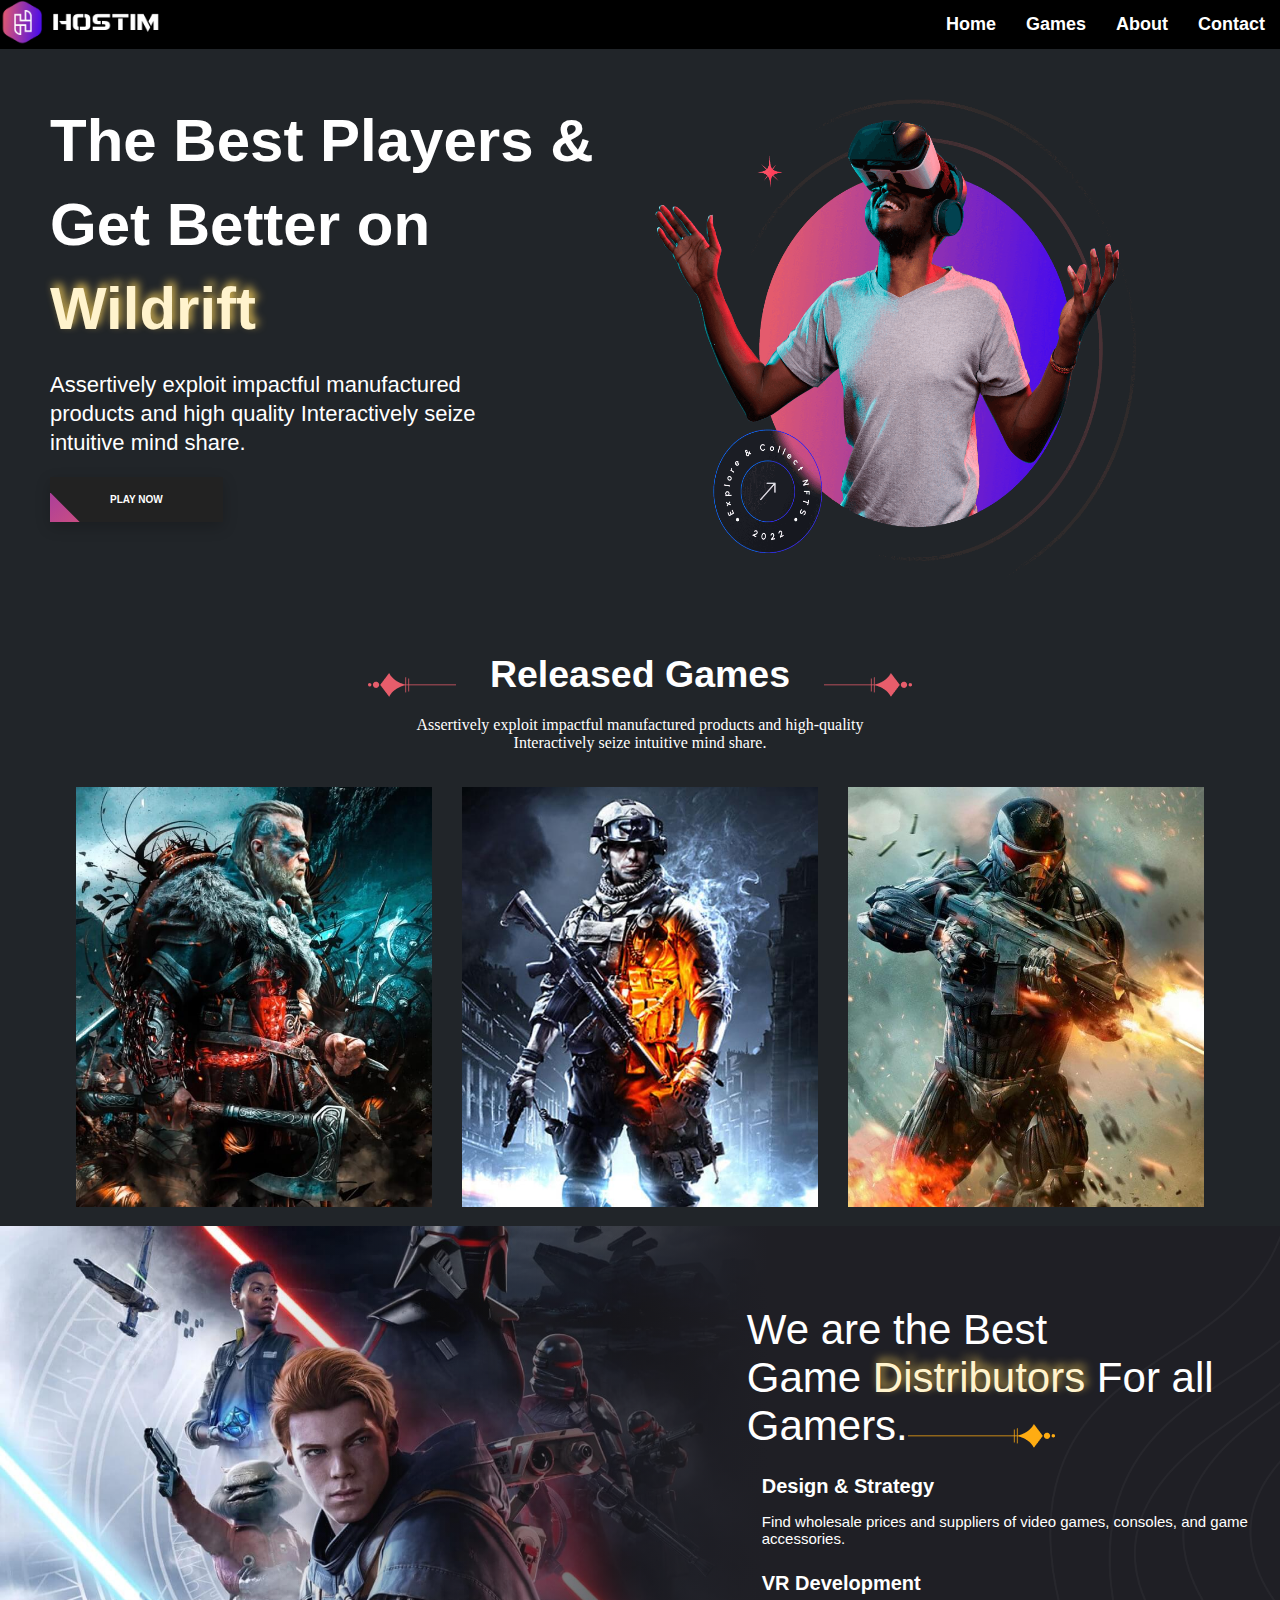
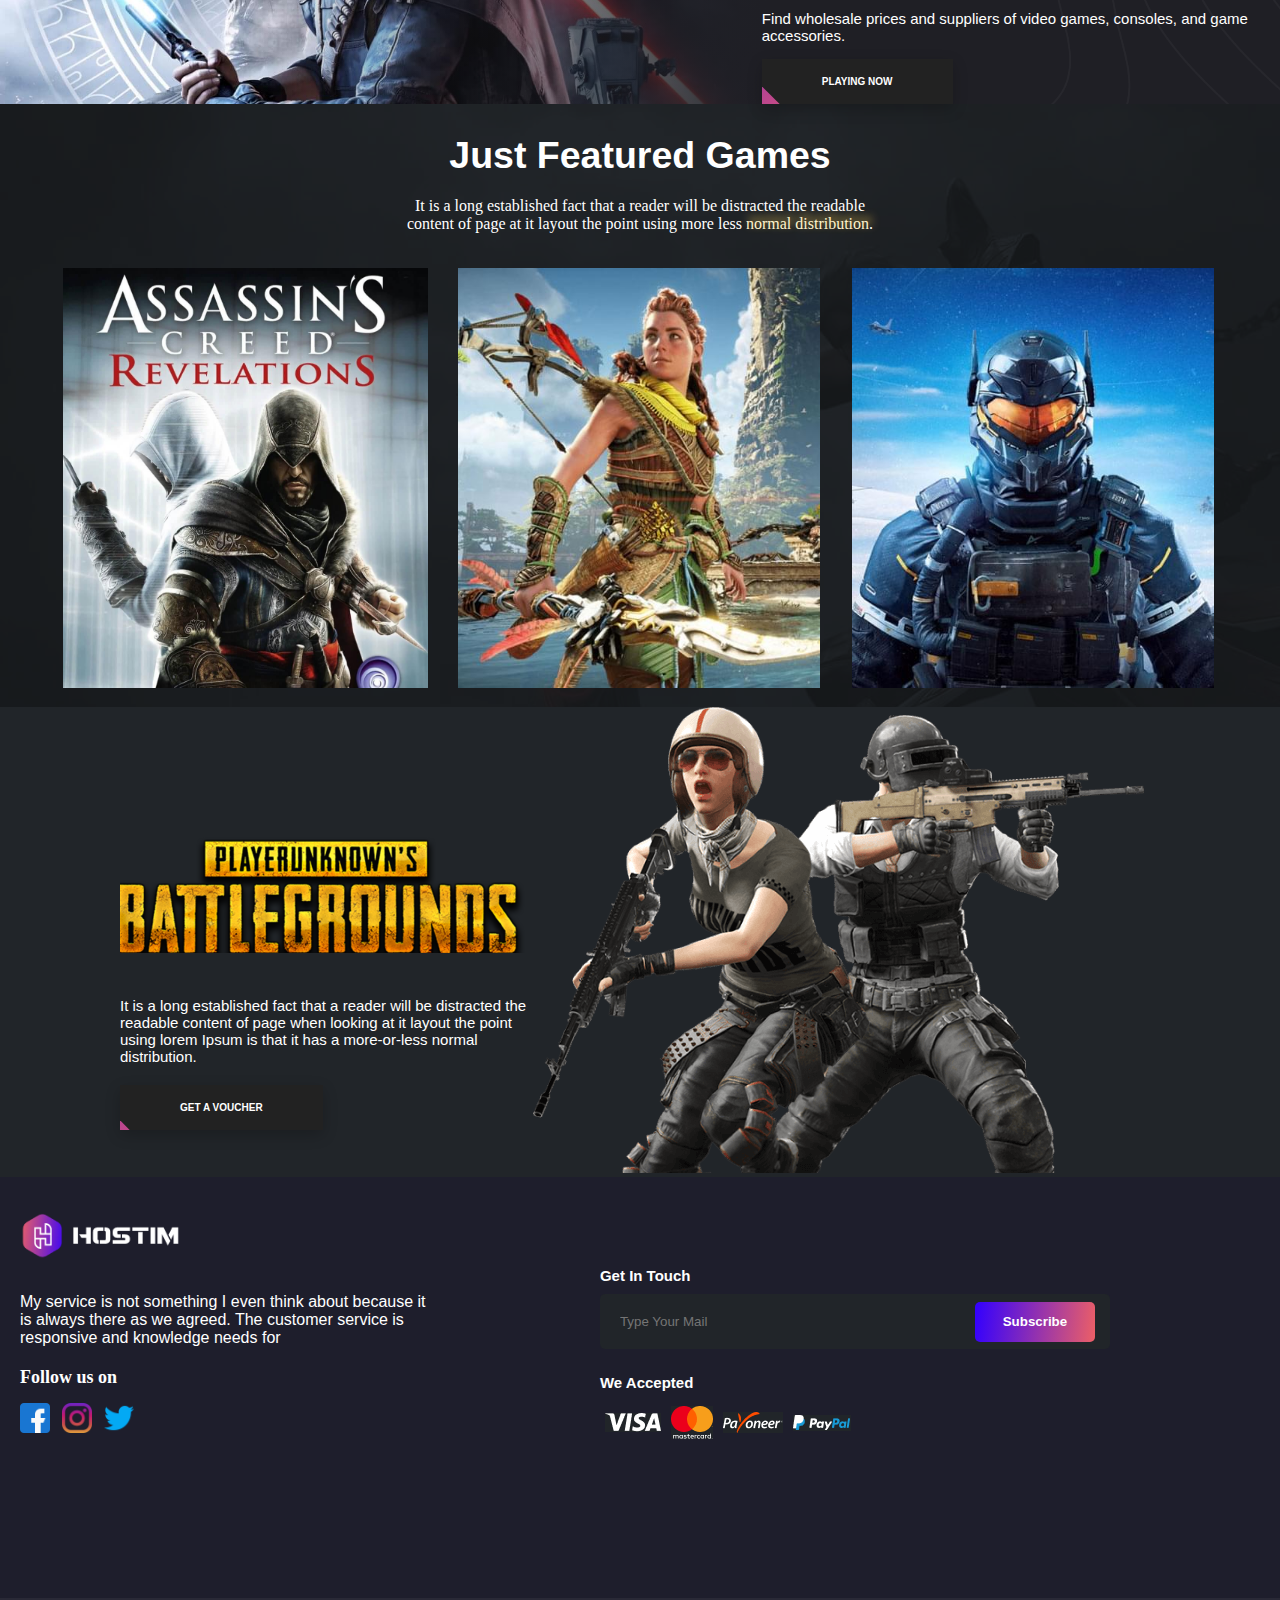
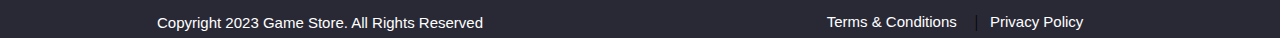
<file: index.html>
<!DOCTYPE html>
<html lang="en">
<head>
    <meta name="viewport" content="width=device-width, initial-scale=1.0">
    <!--favicon-->
    <link rel="icon" href="asset/images/icon.png">
    <title>Gaming Store</title>
    <!--css-->
    <link rel="stylesheet" href="asset/css/style.css">
    <!--media-->
    <link rel="stylesheet" href="asset/css/media.css">
</head>
<body>
    <!--header start-->
       <header>
            <div class="container row justify-between align-center">
                <div class="logo">
                    <img src="asset/images/logo.png" alt="">
                </div>
                <nav>
                    <ul class="menu row">
                        <li><a href="#main-banner">Home</a></li>
                        <li><a href="#games">Games</a></li>
                        <li><a href="#about">About</a></li>
                        <li><a href="contact.html" target="_blank">Contact</a></li>
                    </ul>
                </nav>
            </div>
        </header>
    <!--header end-->  


    <!--main-banner start-->
     <section id="main-banner">
            <div class="container">
                <div class="row align-content-center justify-between">
                    <div class="w-6 w-lg-12">
                        <div class="banner-content">
                            <h1 class="title">
                                The Best Players & Get Better on <span>Wildrift</span>
                            </h1>
                            <p class="dsc">
                                Assertively exploit impactful manufactured products and high quality Interactively seize intuitive mind share.
                            </p>
                            <div class="btn">
                                <a href="#"><button><span>Play Now</button></span></a>
                            </div>
                        </div>
                    </div>    
                    <div class="w-6 w-lg-12">
                        <div class="banner-img">
                            <img src="asset/images/main-banner.png" alt="" width="500px" height="500px">
                         </div>
                     </div>
                </div>
            </div>
        </section>
    <!--main-banner end-->

    <!--sub-banner start-->
       <section class="sub-banner">
            <div class="conntainer">
                <div class="row justify-content-center">
                    <div class="w-5 w-lg-5">
                        <div class="sub-title">
                        <h2 class="text-align-center">
                           Released Games
                        </h2>
                        </div>
                        <p class="sub-dsc text-align-center">
                          Assertively exploit impactful manufactured products and high-quality Interactively seize intuitive mind share.
                        </p>
                    </div>
                    <div class="games">
                        <div class="row justify-content-center">
                            <div class="w-4 w-sm-12">
                                <div class="sub-banner1">
                                    <img src="asset/images/sub-banner1.jpg" alt="">
                                </div>
                            </div>
                            <div class="w-4 w-sm-12">
                                <div class="sub-banner2">
                                    <img src="asset/images/sub-banner2.jpg" alt="">
                                </div>
                            </div>
                            <div class="w-4 w-sm-12">
                                <div class="sub-banner3">
                                    <img src="asset/images/sub-banner3.jpg" alt="">
                                </div>
                            </div>
                        </div>
                    </div>
                </div>        
            </div>
        </section>
    <!--sub-banner end-->


    <!--about start-->
    <section id="about">
        <div class="about-bg1">
            <img src="asset/images/about-bg.jpg" alt="">
        </div>
        <div class="about-bg2">
            <img src="asset/images/about-bg2.jpg" alt="">
        </div>
        <div class="container">
            <div class="row justify-content-end">
                <div class="w-5 w-xl-5 w-lg-6">
                    <div class="about-content">
                        <h2 class="about-title">
                            We are the Best
                            <br>
                            Game <span>Distributors</span> For all Gamers.
                        </h2>
                        <h5 class="about-info">
                            Design & Strategy
                        </h5>
                        <p class="about-dsc">
                            Find wholesale prices and suppliers of video games, consoles, and game accessories.
                        </p>
                        <h5 class="about-info">
                            VR Development
                        </h5>
                        <p class="about-dsc">
                            Find wholesale prices and suppliers of video games, consoles, and game accessories.
                        </p>
                        <div class="about-btn">
                            <a href="#"><button><span>Playing Now</span></button></a>
                        </div>
                    </div>
                </div>
            </div>
        </div>
    </section>
    <!--about end-->



    <!--games start-->
    <section id="games">
            <div class="conntainer">
                <div class="row justify-content-center">
                    <div class="w-5 w-lg-6">
                        <div class="game-title">
                        <h2 class="text-align-center">
                           Just <span>Featured</span> Games
                        </h2>
                        </div>
                        <p class="game-dsc text-align-center">
                            It is a long established fact that a reader will be distracted the readable content of page at it layout the point using more less <span>normal distribution</span>.
                        </p>
                    </div>
                    <div class="games">
                        <div class="row justify-content-center">
                            <div class="w-4 w-lg-6 w-sm-11">
                                <div class="game-1">
                                    <img src="asset/images/game-1.jpg" alt="">
                                </div>
                            </div>
                            <div class="w-4 w-lg-6 w-sm-11">
                                <div class="game-2">
                                    <img src="asset/images/game-3.jpg" alt="">
                                </div>
                            </div>
                            <div class="game-3 w-4 w-lg-6 w-sm-11">
                                <div class="sub-banner3">
                                    <img src="asset/images/game-4.jpg" alt="">
                                </div>
                            </div>
                        </div>
                    </div>
                </div>        
            </div>
    </section>
    <!--games end-->
    <!--game offer start-->
    <div class="game-offer">
        <div class="container">
            <div class="row justify-between">
                <div class="w-5 w-lg-5">
                    <div class="offer-info text-align-start">
                        <img src="asset/images/game-offer-sticker.png" alt="">
                        <p class="offer-dsc">
                            It is a long established fact that a reader will be distracted the readable content of page when looking at it layout the point using lorem Ipsum is that it has a more-or-less normal distribution.
                        </p>
                        <div class="btn1">
                        <a href="#"><button><span>Get a Voucher</span></button></a>
                        </div>
                    </div>
                </div>
                <div class="w-7 w-lg-7">
                    <div class="offer-bg">
                        <img src="asset/images/game-offer-sticker-2.png" alt="">
                    </div>
                </div>
            </div>
        </div>
    </div> 
    <!--game offer end-->



    <footer>
        <div class="footer-top">
            <div class="container">
                <div class="row">
                    <div class="w-4 w-sm-3">
                        <div class="fw">
                            <div class="footer-logo">
                                <br><br><img src="asset/images/logo.png" class="logo" alt="">
                                <p class="logo-dsc">My service is not something I even think about because it is always there as we agreed. The customer service is responsive and knowledge needs for
                                </p>
                                <div class="footer-social">
                                    <h5 class="footer-sub-title">
                                        Follow us on
                                    </h5>
                                    <div class="social-logo">
                                        <a href="https://www.facebook.com/"><img src="asset/images/facebook.png" alt="" width="30px" height="30px"></a>&nbsp;&nbsp;
                                        <a href="https://www.instagram.com/"><img src="asset/images/instagram.png" alt="" width="30px" height="30px"></a>&nbsp;&nbsp;
                                        <a href="https://twitter.com/i/flow/login"><img src="asset/images/twitter.png" alt="" width="30px" height="30px"></a>
                                    </div>
                                </div>
                            </div>
                        </div>
                    </div>
                    <div class="w-4 w-sm-3 sub">
                        <div class="fw">
                            <h4 class="email">
                                Get In Touch
                            </h4>
                            <form class="form">
                                <input type="email" placeholder="Type Your Mail" required>
                                <button type="submit" class="email-btn">Subscribe</button>
                            </form>
                            <div class="payment">
                                <h5 class="payment-title">
                                    We Accepted
                                </h5>
                                <ul class="payment-list d-flex align-item-center">
                                <li class="d-linline-flex align-item-center justify-content-center">
                                    <img src="asset/images/visa.png" class="p1" width="" height="">
                                </li>
                                <li class="d-linline-flex align-item-center justify-content-center">
                                    <img src="asset/images/mastercard.png" class="p2" width="" height="">
                                </li>
                                <li class="d-linline-flex align-item-center justify-content-center">
                                    <img src="asset/images/payoneer.png" class="p3" width="" height="">
                                </li>
                                <li class="d-linline-flex align-item-center justify-content-center">
                                    <img src="asset/images/paypal.png" class="p4" alt="" width="" height="">
                                </li>
                                </ul>
                            </div>
                        </div>
                    </div>
                </div>
            </div>
        </div>
        <div class="footer-c">
            <div class="container">
                <div class="row align-item-center">
                    <div class="w-6 w-sm=3">
                        <div class="c-text">
                            <p>
                                Copyright 2023 Game Store. All Rights Reserved
                            </p>
                        </div>
                    </div>
                    <div class="w-6 w-sm-3">
                        <div class="c-links">
                            <a href="#">Terms & Conditions</a>&nbsp;&nbsp;|&nbsp;&nbsp;
                            <a href="#">Privacy Policy</a>
                        </div>
                    </div>
                </div>
            </div>
        </div>
    </footer> 
</body>
</html>
</file>
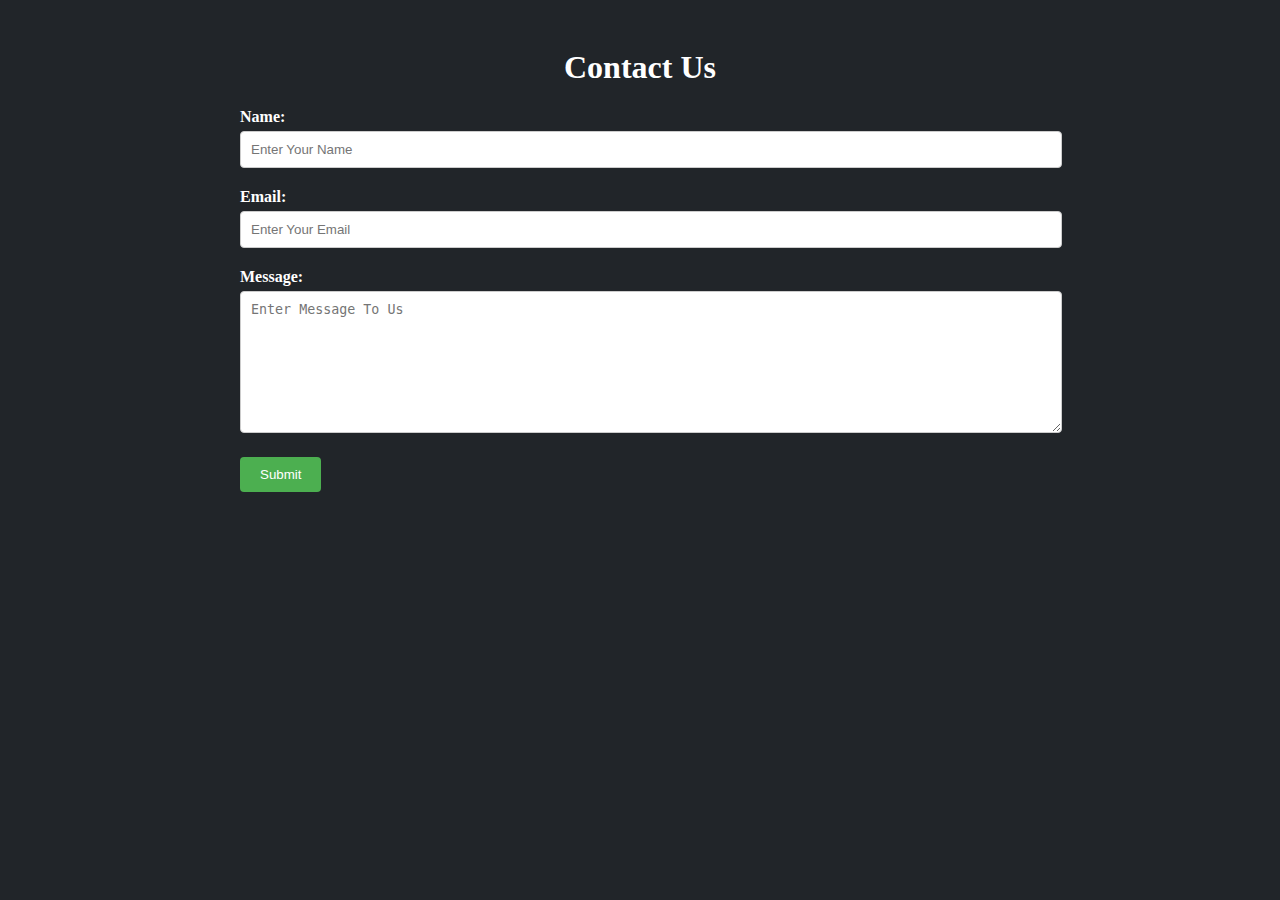
<file: contact.html>
<!DOCTYPE html>
<html>
<head>
    <!--favicon-->
    <link rel="icon" href="asset/images/icon.png">
    <title>Contact Us</title>
    <!--css-->
    <link rel="stylesheet" href="asset/css/contact.css">
</head>
<body>
    <div class="container">
        <h1>Contact Us</h1>
        <div class="contact-form">
            <form>
                <div class="form-group">
                    <label for="name">Name:</label>
                    <input type="text" id="name" name="name" placeholder="Enter Your Name" required>
                </div>
                <div class="form-group">
                    <label for="email">Email:</label>
                    <input type="email" id="email" name="email" placeholder="Enter Your Email" required>
                </div>
                <div class="form-group">
                    <label for="message">Message:</label>
                    <textarea id="message" name="message" placeholder="Enter Message To Us" required></textarea>
                </div>
                <div class="form-group">
                    <button type="submit">Submit</button>
                </div>
            </form>
        </div>
    </div>
</body>
</html>
</file>
<file: asset/css/style.css>
*{
    margin: 0%;
    padding: 0%;
    box-sizing: border-box;
}
.container{
    max-width: 1320px;
    margin: 0 auto;
}
:root{
    --primary:#212529;
	--secondary:rgba(33, 37, 41, 0.75);
	--lightgrey:#6c757d;
	--light:#ffffff;
	--dark:#000000;
    --hilight:#fff3cd;
    --shadow:3px -4px 8px rgba(248, 208, 89, 0.863);
	--font: 'Josefin Sans', sans-serif;
}
.d-flex{
	display:flex;
}
.flex-wrap{
	flex-wrap:wrap;
}
.d-inline-flex{
    display: inline-flex;
}
.row{
	display:flex;
	flex-wrap:wrap;
}
.align-center{
	align-items:center;
}
.align-content-center{
	align-content: center;
}
.align-item-center{
    align-items: center;
}
.justify-between{
	justify-content:space-between;
}
.justify-content-center{
    justify-content: center;
}
.justify-items-center{
    justify-items: center;
}
.justify-content-end{
    justify-content: end;
}
ul{
    list-style: none;
}
a{
    text-decoration: none;
}
.bdr{
	border: 2px solid red;
}
.text-align-center{
    text-align: center;
}
.text-align-start{
    text-align: left;
}
.w-1{width:8.33%;}
.w-2{width:16.66%;}
.w-3{width:25%;}
.w-4{width:33.33%;}
.w-5{width:41.66%;}
.w-6{width:50%;}
.w-7{width:58.33%;}
.w-8{width:66.66%;}
.w-9{width:75%;}
.w-10{width:83.33%;}
.w-11{width:91.66%;}
.w-12{width:100%;}

.w-1,.w-2,.w-3,.w-4,.w-5,.w-6,.w-7,.w-8,.w-9,.w-10,.w-11,.w-12{
	padding: 0 var(--gutter-width);
}
.oh{
    overflow: hidden;
}





/*header start*/
header{
    background-color: var(--dark);
    position: sticky;
    top: 0;
    z-index: 6;
}
header .menu li a{
    color: var(--light);
    font-family: var(--font);
    padding: 4px 15px;
    font-size: 18px;
    font-weight: 600;
}
/*header end*/





/*main-banner start*/
#main-banner{
    background-color: var(--primary);
    padding: 50px 0;
    position: relative;
    padding: 50px;
}
.banner-content .title{
	font-size: 60px;
	color: var(--light);
	line-height: 1.4;
	margin-bottom: 20px;
    font-family: var(--font);
    font-weight: 600;
}
.title span{
    color: var(--hilight);
    text-shadow: var(--shadow);
}
.banner-content .dsc{
	font-size: 22px;
	color: var(--light);
	font-family: var(--font);
	margin-bottom: 20px;
	line-height: 1.3;
	margin-right: 100px;
    font-weight: 200;
}
/* .banner-img img{
    padding-left: 50px;
    
} */
img{
    max-width: 100%;
}
.btn button{
    margin-top: 15px;
    border: none;
    display: block;
    text-align: center;
    text-transform: uppercase;
    font-family: var(--font);
    outline: none;
    overflow: hidden;
    position: relative;
    color: #fff;
    font-weight: 700;
    font-size: 10px;
    background-color: #222;
    padding: 17px 60px;
    box-shadow: 0 5px 15px rgba(0,0,0,0.20);
}
.btn span{
    z-index: 1;
}
.btn button::after{
    content: "";
    position: absolute;
    left: 0;
    top: 0;
    height: 490%;
    width: 140%;
    background:  linear-gradient(96.49deg, #3200FF 0%, #F16262 102.71%);
    transition: all .5s ease-in-out;
    transform: translateX(-98%) translateY(-25%) rotate(45deg);
}
.btn button:hover:after {
    transform: translateX(-9%) translateY(-25%) rotate(45deg);
}


/*main-banner end*/





/*sub-banner start*/
.sub-banner{
    background-color: var(--primary);
}
.sub-title{
    position: relative;
    color: var(--light);
    font-family: var(--font);
    font-size: 25px;
    font-weight: 500;
}
.sub-dsc{
    color: var(--light);
    font-weight: 200;
    padding: 20px;
}
.sub-title h2::before{
    content: url(../images/s-icon.png);
    bottom: -10px;
    left: -5px;
    position: absolute;
}
.sub-title h2::after{
    content: url(../images/s-icon2.png);
    bottom: -10px;
    right: -5px;
    position: absolute;
}
.sub-banner1 img{
    overflow: hidden;
    padding: 15px;
    height: 450px;
}
.sub-banner2 img{
    padding: 15px;
    height: 450px;
}
.sub-banner3 img{
    padding: 15px;
    height: 450px;
}
/*sub-banner end*/





/*about start*/
#about{
    position: relative;
    background: linear-gradient(270deg, #1F1F25 40%, rgba(31, 31, 37, 0) 80%);
}
.about-bg1 img{
    position: absolute;
    height: 100%;
    z-index: -1;
}
.about-bg2 img{
    position: absolute;
    right: 0;
    bottom: 0;
    z-index: 1;
    opacity: .04;
    height: 100%;
}
.about-content{
    z-index: 5;
    position: relative;
    padding-top: 80px;
}
.about-title{
    position: relative;
    color: var(--light);
    font-family: var(--font);
    font-weight: 300;
    font-size: 42px;
}
.about-title span{
    color: var(--hilight);
    text-shadow: var(--shadow);
}
.about-content h2::after{
    content: url(../images/about-title.png);
    position: absolute;
    bottom: -8px;
    right: -5;
}
.about-info{
    color: var(--light);
    font-family: var(--font);
    font-size: 20px;
    padding: 15px;
    margin-top: 10px;
}
.about-dsc{
    color: var(--light);
    font-family: var(--font);
    font-size: 15px;
    padding-left: 15px;
}

.about-btn button{
    margin-top: 15px;
    margin-left: 15px;
    border: none;
    display: block;
    text-align: center;
    text-transform: uppercase;
    font-family: var(--font);
    outline: none;
    overflow: hidden;
    position: relative;
    color: #fff;
    font-weight: 700;
    font-size: 10px;
    background-color: #222;
    padding: 17px 60px;
    box-shadow: 0 5px 15px rgba(0,0,0,0.20);
}
.about-btn span{
    position: relative; 
    z-index: 1;
}
.about-btn button::after{
    content: "";
    position: absolute;
    left: 0;
    top: 0;
    height: 490%;
    width: 140%;
    background:  linear-gradient(96.49deg, #3200FF 0%, #F16262 102.71%);
    transition: all .5s ease-in-out;
    transform: translateX(-98%) translateY(-25%) rotate(45deg);
}
.about-btn button:hover:after {
    transform: translateX(-9%) translateY(-25%) rotate(45deg);
}

/*about end*/






/*game start*/
#games{
    background: url(../images/games-bg.jpg);
    z-index: 1;
    background-color: var(--primary);
    background-blend-mode: multiply;
}
.game-title{
    position: relative;
    color: var(--light);
    font-family: var(--font);
    font-size: 25px;
    font-weight: 500;
    padding-top: 30px;
}
.game-dsc{
    color: var(--light);
    font-weight: 200;
    padding: 20px;
}
.game-dsc span{
        color: var(--hilight);
        text-shadow: var(--shadow);
}
.game-1 img{
    overflow: hidden;
    padding: 15px;
    height: 450px;
}
.game-2 img{
    padding: 15px;
    height: 450px;
}
.game-3 img{
    padding: 15px;
    height: 450px;
}
/*game end*/
/*game-offer start*/
.game-offer{
    background-color: var(--primary);
    position: relative;
}
.offer-info{
    padding-top: 130px;
    padding-left: 120px;
}
.offer-info p{
    color: var(--light);
    font-family: var(--font);
    font-size: 15px;
    padding-top: 40px;
}
.btn1{
    display: inline-block;
    padding-top: 20px;
}
.btn1 button{
    border: none;
    display: block;
    text-align: center;
    text-transform: uppercase;
    font-family: var(--font);
    outline: none;
    overflow: hidden;
    position: relative;
    color: #fff;
    font-weight: 700;
    font-size: 10px;
    background-color: #222;
    padding: 17px 60px;
    margin: 0 auto;
    box-shadow: 0 5px 15px rgba(0,0,0,0.20);
}
.btn1 span{
        position: relative; 
        z-index: 1;
}
.btn1 button:after {
    content: "";
    position: absolute;
    left: 0;
    top: 0;
    height: 490%;
    width: 140%;
    background:  linear-gradient(96.49deg, #3200FF 0%, #F16262 102.71%);
    transition: all .5s ease-in-out;
    transform: translateX(-98%) translateY(-25%) rotate(45deg);
}
.btn1 button:hover:after {
    transform: translateX(-9%) translateY(-25%) rotate(45deg);
  }

/*game-offer end*/




/*footer start*/
footer{
    background: #1e1e2c;
}
.footer-top{
    margin-left: 20px;
    padding-bottom: 30px;
}
.fw{
    margin-bottom: 60px;
}
.logo{
    max-width: 160px;
}
.logo-dsc{
    color: var(--light);
    font-family: var(--font);
    margin-top: 30px;
    font-weight: 500;
}
.footer-sub-title{
    margin-top: 5px;
    padding-top: 15px;
    color: var(--light);
    font-size: 18px;
    font-weight: 600;
    margin-bottom: 8px;
}
.social-logo{
    margin-top: 15px;
}
.form{
    position: relative;
    margin-top: 10px;
}
.email{
    font-family: var(--font);
    color: var(--light);
    font-weight: 700;
    font-size: 15px;
}
.fw .form input[type=email]{
    width: 100%;
    padding: 20px 100px 20px 20px;
    background-color: #293571;
    background-color: #212529;
    border-radius: 5px;
    border: 0;
    color: #fff;
    background-blend-mode: multiply;
}
.form button{
    font-family: var(--font);
    color: var(--light);
    background:  linear-gradient(96.49deg, #3200FF 0%, #F16262 102.71%);
    font-weight: 700; 
    margin-right: 5px;
    position: absolute;
    right: 10px;
    top: 50%;
    transform: translateY(-50%);
    border: 0;
    width: 120px;
    height: 40px;
    border-radius: 5px;
}
.sub{
    width: 50%;
    margin-top: 30px;
    margin-left: 100px;
    padding: 60px;
}
.payment{
    margin-top: 25px;
}
.payment-title{
    font-family: var(--font);
    color: var(--light);
    font-weight: 700;
    font-size: 15px;
}
.payment-list{
    margin-top: 10px;
}
.p1{
    background-color: #212529;
    margin: 5px;
}
.p2{
    background-color: #212529;
    margin: 5px;
}
.p3{
    background-color: #212529;
    margin: 5px;
}
.p4{
    background-color: #212529;
    margin: 5px;
}
.footer-c{
    background: rgba(255,255,255,.05);
    height: 40px;
}
.c-text{
    text-align: center;
    color: var(--light);
}
.c-text p{
    font-family: var(--font);
    font-weight: 400;
    font-size: 15px;
    margin-top: 15px;
}
.c-links{
    text-align: right;
    text-align: center;
    margin-top: 15px;
}
.c-links a{
    margin-right: 10px;
    font-family: var(--font);
    font-size: 15px;
    color: var(--light);
    font-family: var(--font);
}


/*footer end*/
</file>
<file: asset/css/media.css>
@media(max-width:1400px){
    .w-xxl-1{width:8.33%;}
    .w-xxl-2{width:16.66%;}
    .w-xxl-3{width:25%;}
    .w-xxl-4{width:33.33%;}
    .w-xxl-5{width:41.66%;}
    .w-xxl-6{width:50%;}
    .w-xxl-7{width:58.33%;}
    .w-xxl-8{width:66.66%;}
    .w-xxl-9{width:75%;}
    .w-xxl-10{width:83.33%;}
    .w-xxl-11{width:91.66%;}
    .w-xxl-12{width:100%;}
    
   
}



@media(max-width:l200px){
    .w-xl-1{width:8.33%;}
    .w-xl-2{width:16.66%;}
    .w-xl-3{width:25%;}
    .w-xl-4{width:33.33%;}
    .w-xl-5{width:41.66%;}
    .w-xl-6{width:50%;}
    .w-xl-7{width:58.33%;}
    .w-xl-8{width:66.66%;}
    .w-xl-9{width:75%;}
    .w-xl-10{width:83.33%;}
    .w-xl-11{width:91.66%;}
    .w-xl-12{width:100%;}
  
    .banner-img img{
        width: 200px;
        height: 200px;
    }
}

@media(max-width:992px){
    .w-lg-1{width:8.33%;}
    .w-lg-2{width:16.66%;}
    .w-lg-3{width:25%;}
    .w-lg-4{width:33.33%;}
    .w-lg-5{width:41.66%;}
    .w-lg-6{width:50%;}
    .w-lg-7{width:58.33%;}
    .w-lg-8{width:66.66%;}
    .w-lg-9{width:75%;}
    .w-lg-10{width:83.33%;}
    .w-lg-11{width:91.66%;}
    .w-lg-12{width:100%;}
    .banner-content .title{
        font-size: 20px;
    }

    .sub-title h2::before{
        display: none;
    }

    .sub-title h2::after{
        display: none;
    }

}

@media(max-width:768px){
    .w-md-1{width:8.33%;}
    .w-md-2{width:16.66%;}
    .w-md-3{width:25%;}
    .w-md-4{width:33.33%;}
    .w-md-5{width:41.66%;}
    .w-md-6{width:50%;}
    .w-md-7{width:58.33%;}
    .w-md-8{width:66.66%;}
    .w-md-9{width:75%;}
    .w-md-10{width:83.33%;}
    .w-md-11{width:91.66%;}
    .w-md-12{width:100%;}

    .about-content h2::after{
        display: none;
    }


    .form input[type=email]{
        width: 25px;

    }

    .form button{
        width: 50px;
        height: 50;
        text-align: center;
        font-size: 8px;
    }
    .logo-dsc{
        font-size: 10px;
    }
    .logo{
        width: 100px;
    }
    .footer-sub-title{
        font-size: 9px;
    }
    .social-logo{
        display: inline-block;
        width: 20px;
        height: 20px;
    }

    .email{
        display: none;
    }
    .fw .form input[type=email]{
        display: none;
     }
 
     .form button{
         display: none;
     }

     .payment{
        display: none;
     }
}

@media(max-width:576px){
    .w-sm-1{width:8.33%;}
    .w-sm-2{width:16.66%;}
    .w-sm-3{width:25%;}
    .w-sm-4{width:33.33%;}
    .w-sm-5{width:41.66%;}
    .w-sm-6{width:50%;}
    .w-sm-7{width:58.33%;}
    .w-sm-8{width:66.66%;}
    .w-sm-9{width:75%;}
    .w-sm-10{width:83.33%;}
    .w-sm-11{width:91.66%;}
    .w-sm-12{width:100%;}
 
    #main-banner{
        padding: 10px;
    }
    header .menu li a{
        font-size: 10px;
    }
    .logo img{
        width: 70px;
    }
    .sub-banner1 img{
        height: 250px;
    }

    .sub-banner2 img{
        height: 250px;
    }

    .sub-banner3 img{
        height: 250px;
    }

    .about-btn button{
        display: none;
    }

    .about-title{
        font-size: 25px;
    }

   
    .logo-dsc{
        font-size: 10px;
    }
    .logo{
        width: 100px;
    }
    .footer-sub-title{
        font-size: 9px;
    }
    .social-logo{
        display: flex;
        flex-wrap: wrap;
        width: 30px;
        height: 30px;
        margin: 0;
        padding: 0 0;
    }

    .email{
        font-size: 8px;
    }

    .c-text p{
        font-size: 8px;
    }

    .c-links a{
        font-size: 8px;
    }
}
</file>
<file: asset/css/contact.css>
/*contact page start*/
body{
    background-color: #212529;
}
.container {
    max-width: 800px;
    margin: 0 auto;
    padding: 20px;
}

h1 {
    color: white;
    text-align: center;
}

.contact-form {
    margin-top: 20px;
}

.form-group {
    margin-bottom: 20px;
}

.form-group label {
    display: block;
    font-weight: bold;
    margin-bottom: 5px;
    color: white;
}

.form-group input,
.form-group textarea {
    width: 100%;
    padding: 10px;
    border: 1px solid #ccc;
    border-radius: 4px;
}

.form-group textarea {
    height: 120px;
}

.form-group button {
    padding: 10px 20px;
    background-color: #4CAF50;
    color: white;
    border: none;
    border-radius: 4px;
    cursor: pointer;
}

.form-group button:hover {
    background-color: #45a049;
}
/*contact page end*/
</file>
